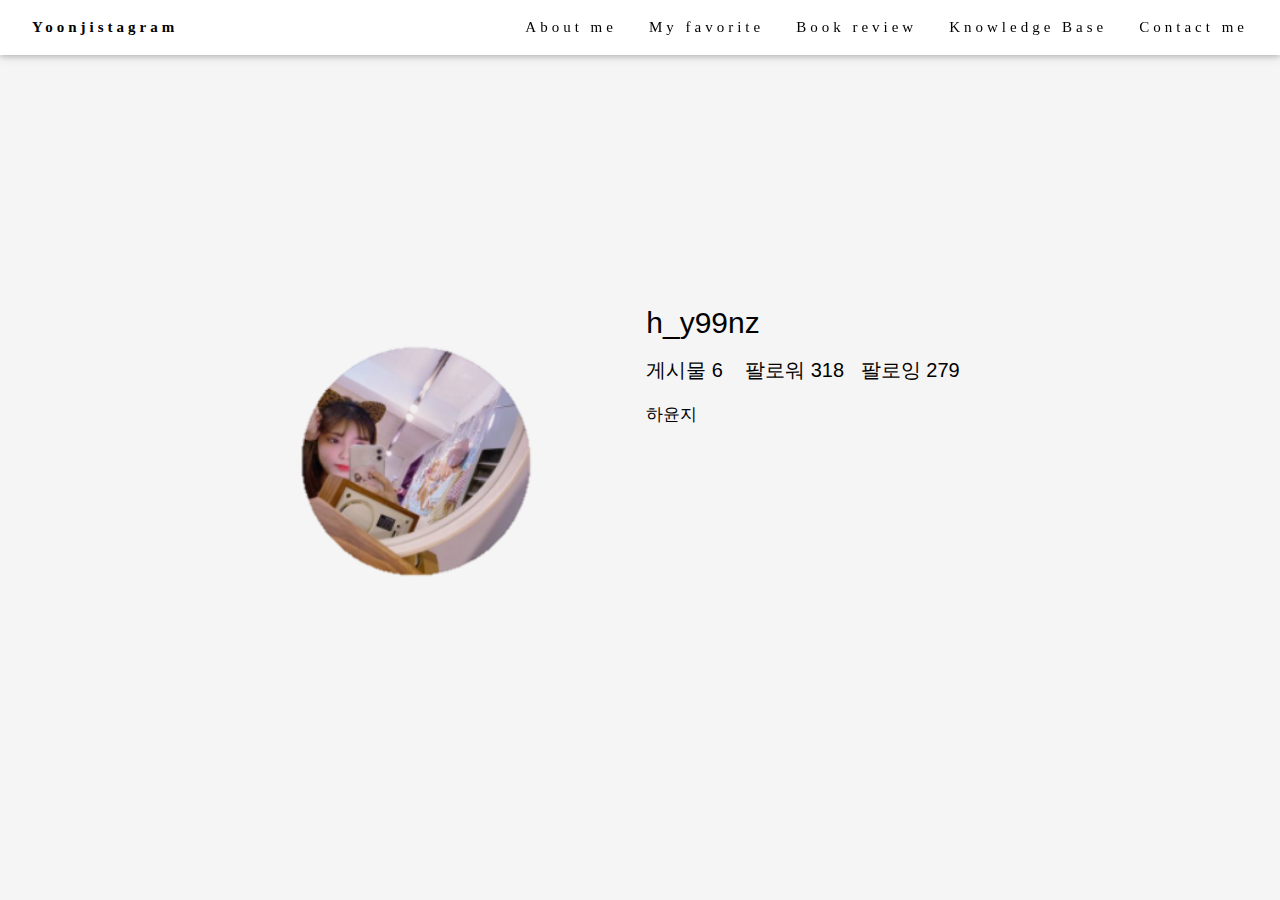
<file: index.html>
<!DOCTYPE html>
<html lang="en">
<head>
    <meta charset="UTF-8">
    <meta http-equiv="X-UA-Compatible" content="IE=edge">
    <meta name="viewport" content="width=  , initial-scale=1.0">
    <title>Document</title>
    <link rel="stylesheet" href="https://www.w3schools.com/w3css/4/w3.css">
    <link rel="stylesheet" type="text/css" href="style.css">
</head>

<body>
<!-- Navbar (sit on top) -->
<div class="w3-top">
    <div class="w3-bar w3-white w3-wide w3-padding w3-card">
      <a href="main.html" class="w3-bar-item w3-button"><b>Yoonjistagram</b></a>
      <!-- Float links to the right. Hide them on small screens -->
      <div class="w3-right w3-hide-small">
        <a href="aboutme.html" class="w3-bar-item w3-button">About me</a>
        <a href="myfavorite.html" class="w3-bar-item w3-button">My favorite</a>
        <a href="bookreview.html" class="w3-bar-item w3-button">Book review</a>
        <a href="knowledgebase.html" class="w3-bar-item w3-button">Knowledge Base</a>
        <a href="contactme.html" class="w3-bar-item w3-button">Contact me</a>
      </div>
    </div>
</div>

<!-- profile section-->
<div id="profile-section">
    <img id="profile-picture" src="yjh.png">
    <div class="introduction">
        <h2>h_y99nz</h2>
        <h4>게시물 6 &nbsp&nbsp 팔로워 318 &nbsp&nbsp팔로잉 279</h4>
        <p>하윤지</p>
    </div>
</div>
<!-- Menu Section -->

<hr>

</body>
</html>
</file>
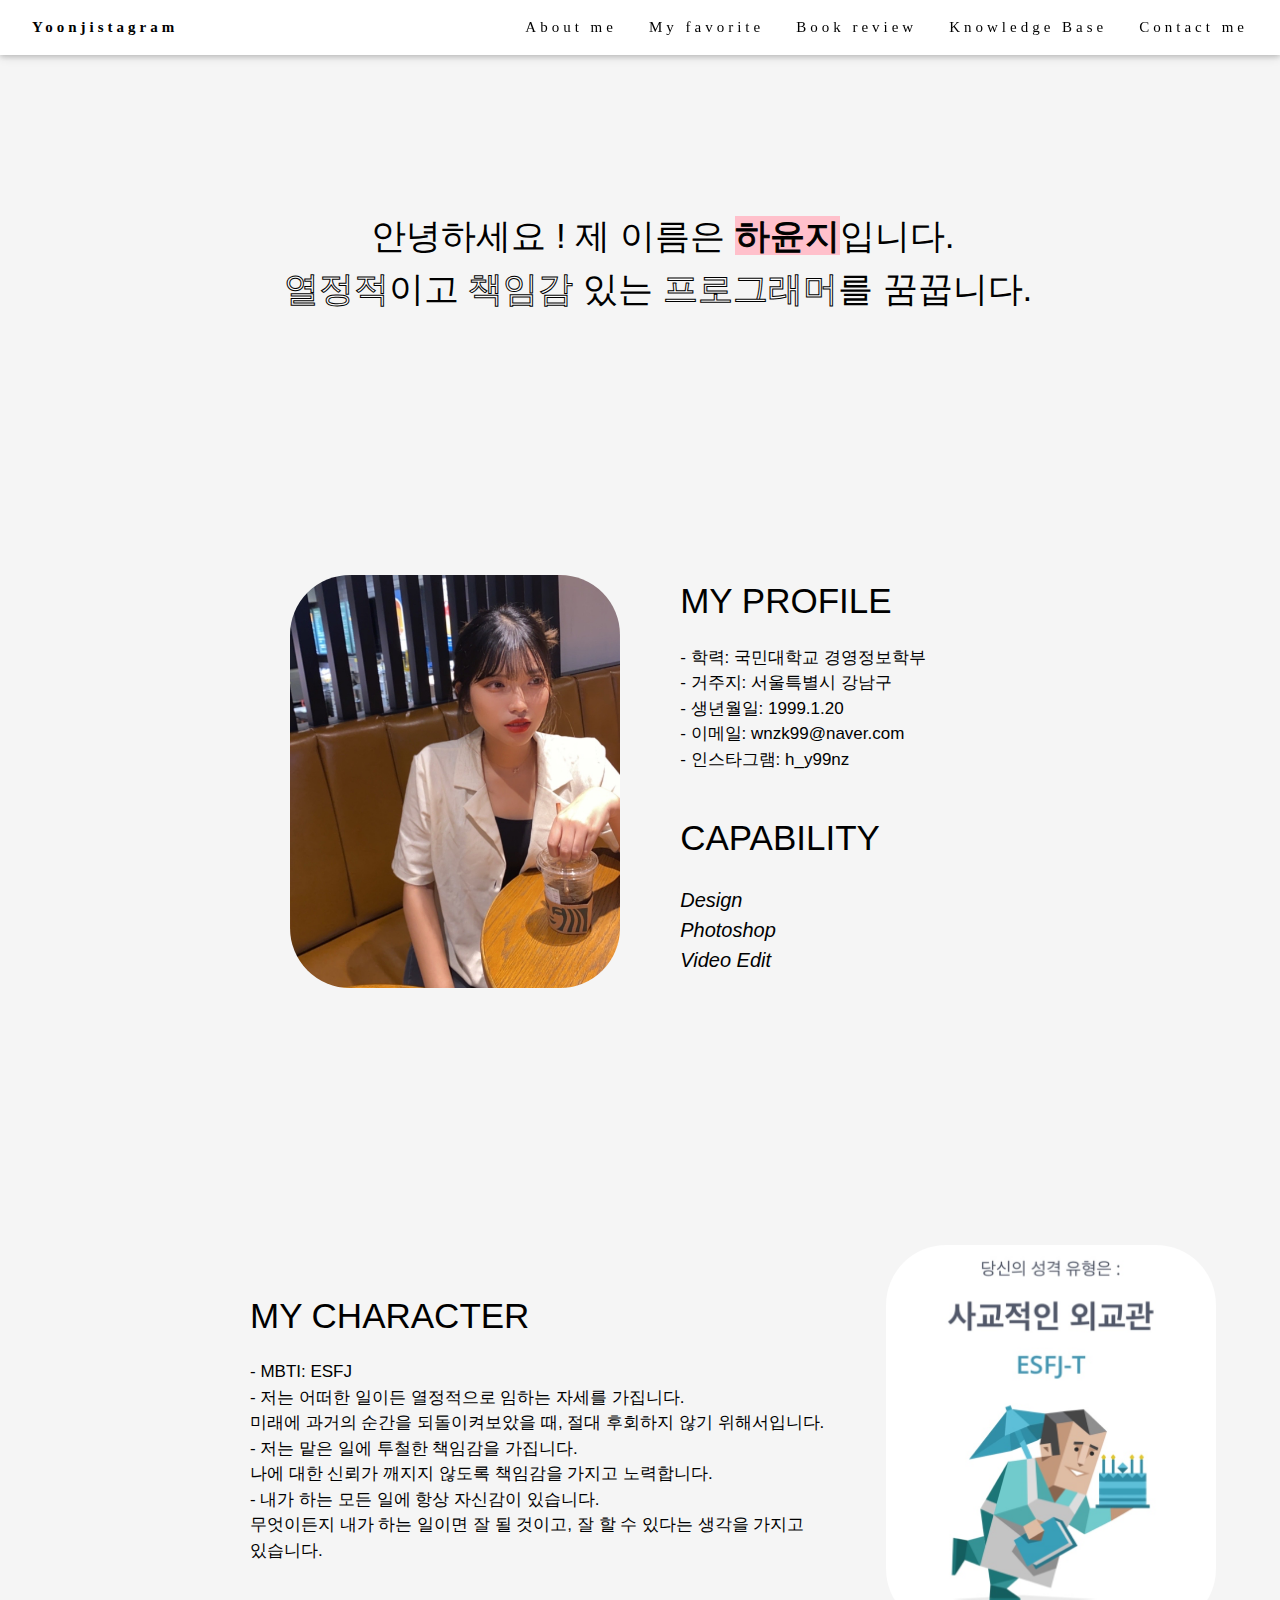
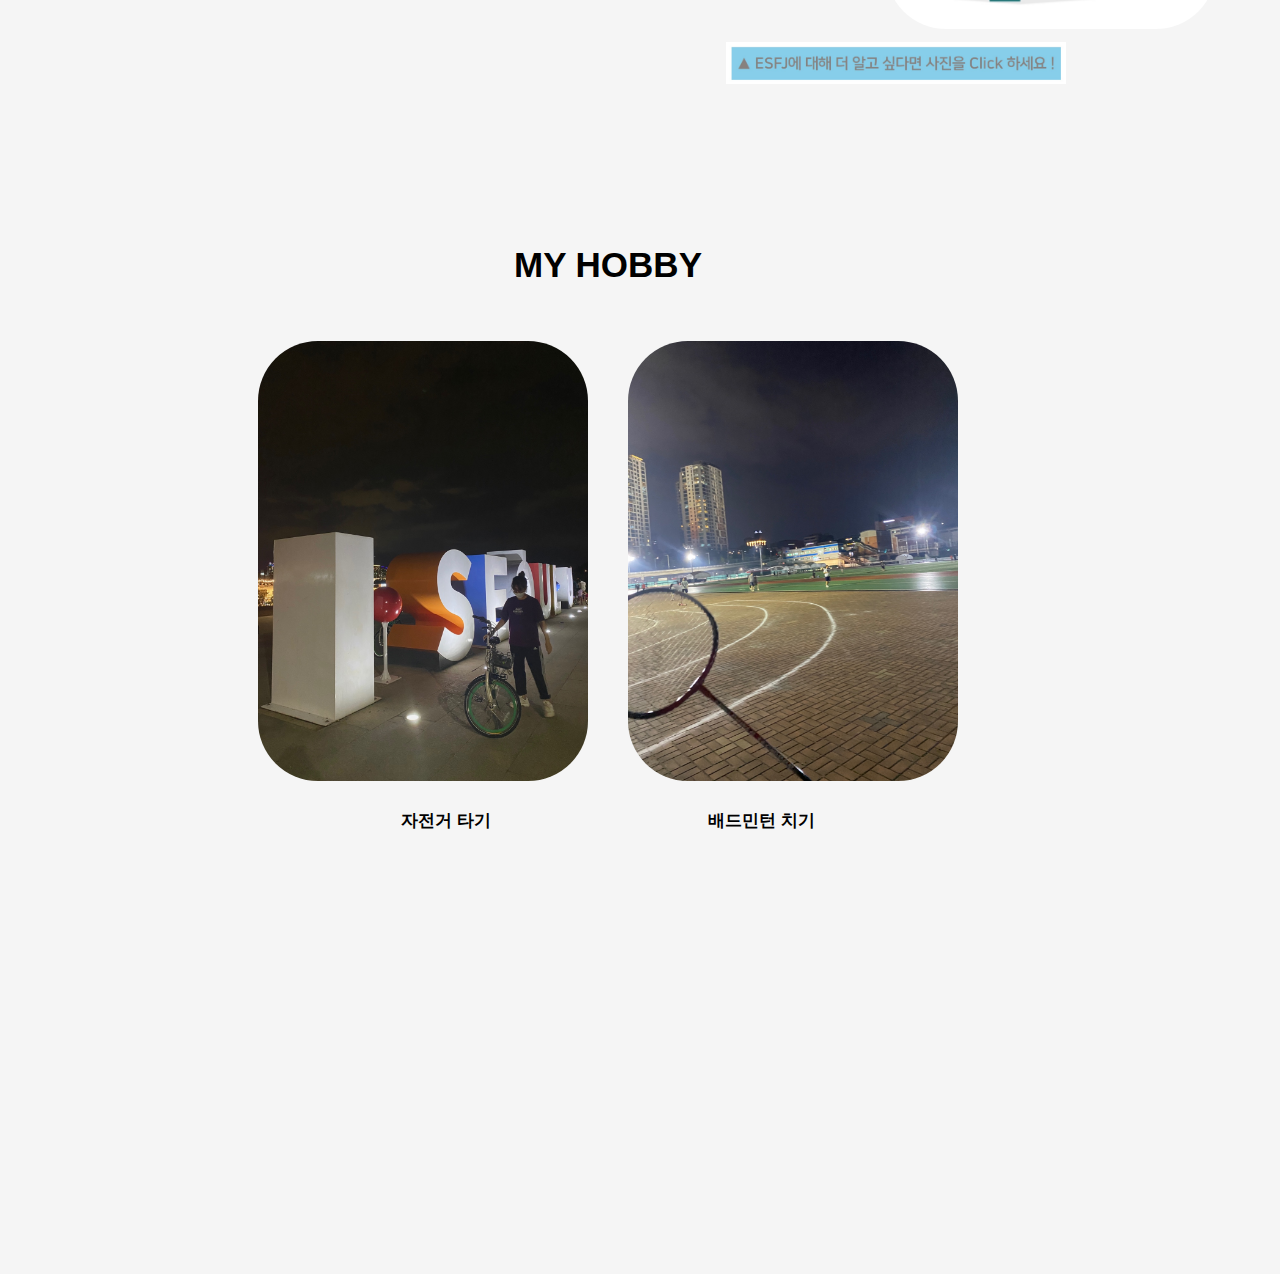
<file: aboutme.html>
<!DOCTYPE html>
<html lang="en">
<head>
    <meta charset="UTF-8">
    <meta http-equiv="X-UA-Compatible" content="IE=edge">
    <meta name="viewport" content="width=device-width, initial-scale=1.0">
    <title>Document</title>
    <link rel="stylesheet" href="https://www.w3schools.com/w3css/4/w3.css">
    <link rel="stylesheet" type="text/css" href="style.css">
</head>
<body>
    
 
        <!-- Navbar (sit on top) -->
        <div class="w3-top">
            <div class="w3-bar w3-white w3-wide w3-padding w3-card">
            <a href="index.html" class="w3-bar-item w3-button"><b>Yoonjistagram</b></a>
            <!-- Float links to the right. Hide them on small screens -->
            <div class="w3-right w3-hide-small">
                <a href="aboutme.html" class="w3-bar-item w3-button">About me</a>
                <a href="myfavorite.html" class="w3-bar-item w3-button">My favorite</a>
                <a href="bookreview.html" class="w3-bar-item w3-button">Book review</a>
                <a href="knowledgebase.html" class="w3-bar-item w3-button">Knowledge Base</a>
                <a href="contactme.html" class="w3-bar-item w3-button">Contact me</a>
            </div>
            </div>
        </div>
        <!-- dashboard -->
        <div class="dashboard">
            <h1 class="korean-comment">&nbsp&nbsp&nbsp&nbsp&nbsp&nbsp&nbsp&nbsp&nbsp안녕하세요 ! 제 이름은 <a class="sample">하윤지</a>입니다.<br>
                <a class="highlight type1">열정적</a>이고 <a class="highlight type2">
                책임감</a> 있는 <a class="highlight type3">프로그래머</a>를 꿈꿉니다.</h1>
        </div>

        <!--real profile-->

        <div id="real-profile">
            <img id="profile-picture" src="me.jpg">
            <div class="introduction">
                <h3>MY PROFILE</h3>
                <p>-&nbsp학력: 국민대학교 경영정보학부
                <br>-&nbsp거주지: 서울특별시 강남구<br>-&nbsp생년월일: 1999.1.20
                <br>-&nbsp이메일: wnzk99@naver.com<br>-&nbsp인스타그램: h_y99nz </p>

                <h3>CAPABILITY</h3>
                <p id="capability">Design<br>Photoshop<br>Video Edit</p>
            </div>
        </div>
   
        <div id="character">
            <div class="explain">
                <h3>MY CHARACTER</h3>
                <p>-&nbspMBTI: ESFJ
                <br>- 저는 어떠한 일이든 열정적으로 임하는 자세를 가집니다.<br>
                미래에 과거의 순간을 되돌이켜보았을 때, 절대 후회하지 않기 위해서입니다.
                <br>- 저는 맡은 일에 투철한 책임감을 가집니다.<br>
                나에 대한 신뢰가 깨지지 않도록 책임감을 가지고 노력합니다.
                <br>- 내가 하는 모든 일에 항상 자신감이 있습니다.<br>
                무엇이든지 내가 하는 일이면 잘 될 것이고, 잘 할 수 있다는 생각을 가지고 있습니다. </p>
            </div>
            <a href="mbti.html">
                <img id="character-picture" src="mbti.jpg"></a>
                </div>       
                <img id="move" src="move.jpg">


        <div class="frame">
            <div id="footer">
                <h3 class="contact">MY HOBBY</h3>

        <div id="hobby">
            <img id="hobby-picture1" src="bicycle.jpg" alt="bicycle" >

            <img id="hobby-picture2"src="badminton.jpg" alt="badminton" >
                      
        </div>
        <div id="hobby2">
            <p>자전거 타기&nbsp&nbsp&nbsp&nbsp&nbsp&nbsp&nbsp&nbsp&nbsp&nbsp&nbsp&nbsp&nbsp&nbsp&nbsp&nbsp&nbsp&nbsp&nbsp&nbsp&nbsp&nbsp&nbsp&nbsp&nbsp&nbsp&nbsp&nbsp&nbsp&nbsp&nbsp&nbsp&nbsp&nbsp&nbsp&nbsp&nbsp&nbsp&nbsp&nbsp&nbsp&nbsp&nbsp&nbsp&nbsp&nbsp배드민턴 치기</p>
        </div>
     

           

      
</header>
</body>
</html>
</file>
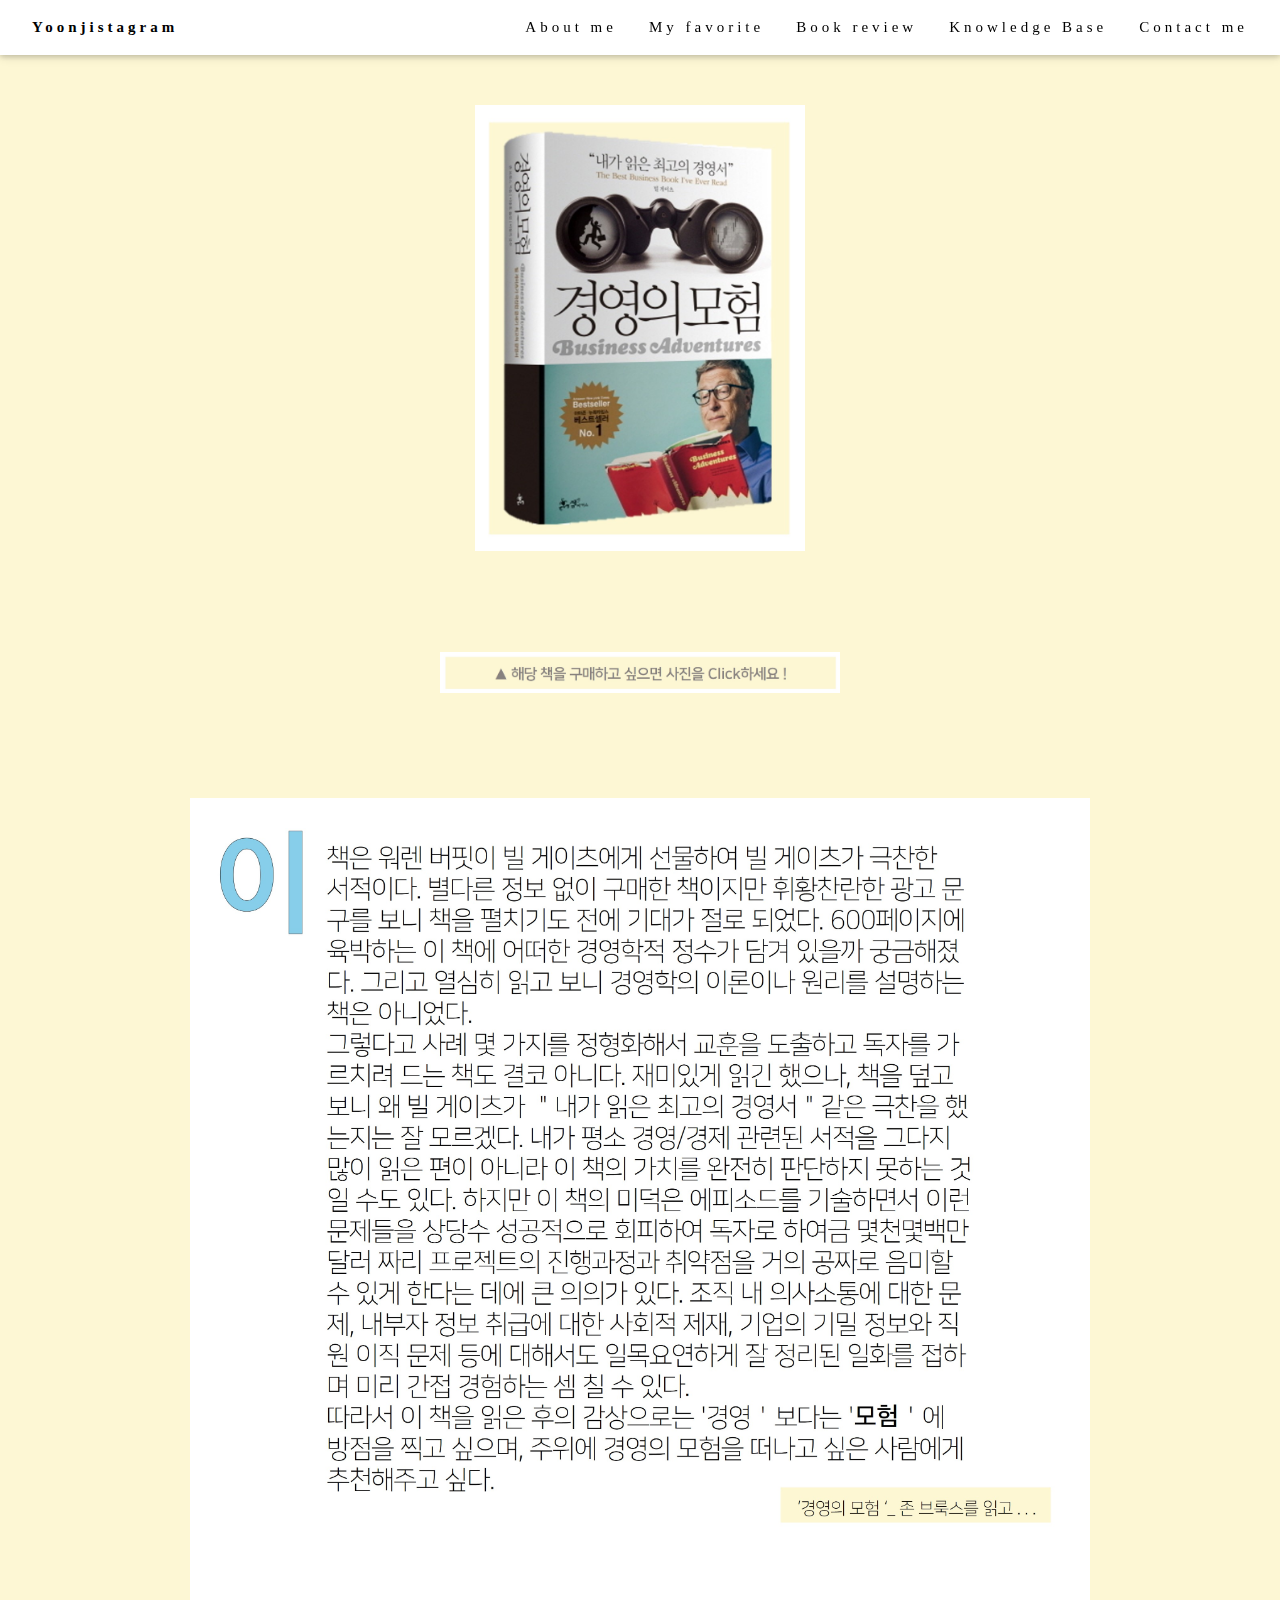
<file: bookreview.html>
<!DOCTYPE html>
<html lang="en">
<head>
    <meta charset="UTF-8">
    <meta http-equiv="X-UA-Compatible" content="IE=edge">
    <meta name="viewport" content="width=  , initial-scale=1.0">
    <title>Document</title>
    <link rel="stylesheet" href="https://www.w3schools.com/w3css/4/w3.css">
    <link rel="stylesheet" type="text/css" href="style-5.css">
</head>

<!-- Navbar (sit on top) -->
<div class="w3-top">
    <div class="w3-bar w3-white w3-wide w3-padding w3-card">
    <a href="index.html" class="w3-bar-item w3-button"><b>Yoonjistagram</b></a>
    <!-- Float links to the right. Hide them on small screens -->
    <div class="w3-right w3-hide-small">
        <a href="aboutme.html" class="w3-bar-item w3-button">About me</a>
        <a href="myfavorite.html" class="w3-bar-item w3-button">My favorite</a>
        <a href="bookreview.html" class="w3-bar-item w3-button">Book review</a>
        <a href="knowledgebase.html" class="w3-bar-item w3-button">Knowledge Base</a>
        <a href="contactme.html" class="w3-bar-item w3-button">Contact me</a>
    </div>
    </div>
</div>

 <!--About book-->

<div id=book-section>
    <a href="https://book.naver.com/bookdb/book_detail.nhn?bid=8789395" > <img id="book-picture" src="book.jpg"></a>
</div>
<div id="about-book">
    <img id="aboutbook-picture" src="bookclick.jpg">
</div>
<div id=book-section>
    <img id="book-picture2" src="review.jpg">
</div>
</file>
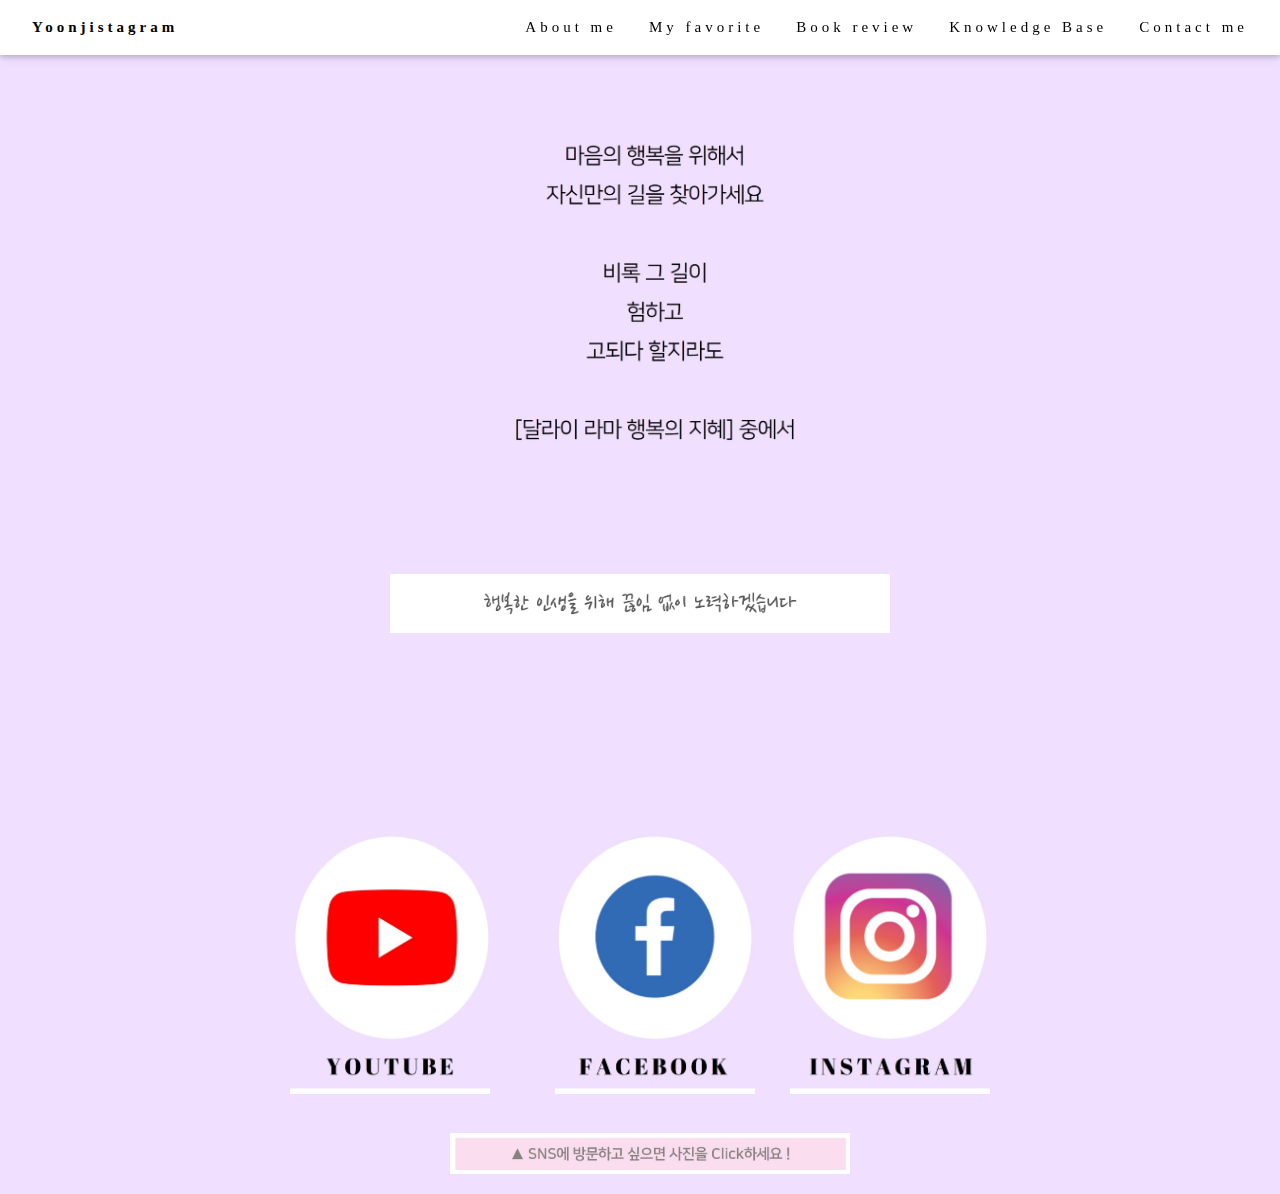
<file: contactme.html>
<!DOCTYPE html>
<html lang="en">
<head>
    <meta charset="UTF-8">
    <meta http-equiv="X-UA-Compatible" content="IE=edge">
    <meta name="viewport" content="width=device-width, initial-scale=1.0">
    <title>Document</title>
    <link rel="stylesheet" href="https://www.w3schools.com/w3css/4/w3.css">
    <link rel="stylesheet" type="text/css" href="style-6.css">
</head>
<body>
    
 
        <!-- Navbar (sit on top) -->
        <div class="w3-top">
            <div class="w3-bar w3-white w3-wide w3-padding w3-card">
            <a href="index.html" class="w3-bar-item w3-button"><b>Yoonjistagram</b></a>
            <!-- Float links to the right. Hide them on small screens -->
            <div class="w3-right w3-hide-small">
                <a href="aboutme.html" class="w3-bar-item w3-button">About me</a>
                <a href="myfavorite.html" class="w3-bar-item w3-button">My favorite</a>
                <a href="bookreview.html" class="w3-bar-item w3-button">Book review</a>
                <a href="knowledgebase.html" class="w3-bar-item w3-button">Knowledge Base</a>
                <a href="contactme.html" class="w3-bar-item w3-button">Contact me</a>
            </div>
            </div>
        </div>

        <div id="aboutme2">
            <img id="me-picture1" src="contactme.jpg" >
        </div>
        <div id="aboutme3">
            <img id="me-picture2" src="last.jpg" >
        </div>


        <div id="sns-picture">
            <a href="https://www.youtube.com/channel/UCGFBu8DOL_incJ5H3N2NecQ">
                <img id="sns-picture1" src="youtube2.jpg"></a>
            <a href="https://www.instagram.com/h_y99nz/?hl=ko">
                <img id="sns-picture2" src="instagram2.jpg"></a>
            <a href="https://www.facebook.com/profile.php?id=100043841209267">
                <img id="sns-picture3" src="facebook2.jpg"></a>
        </div>
        <div id="about-sns">
            <img id="aboutsns-picture" src="snsclick.jpg">

        </div>
</file>
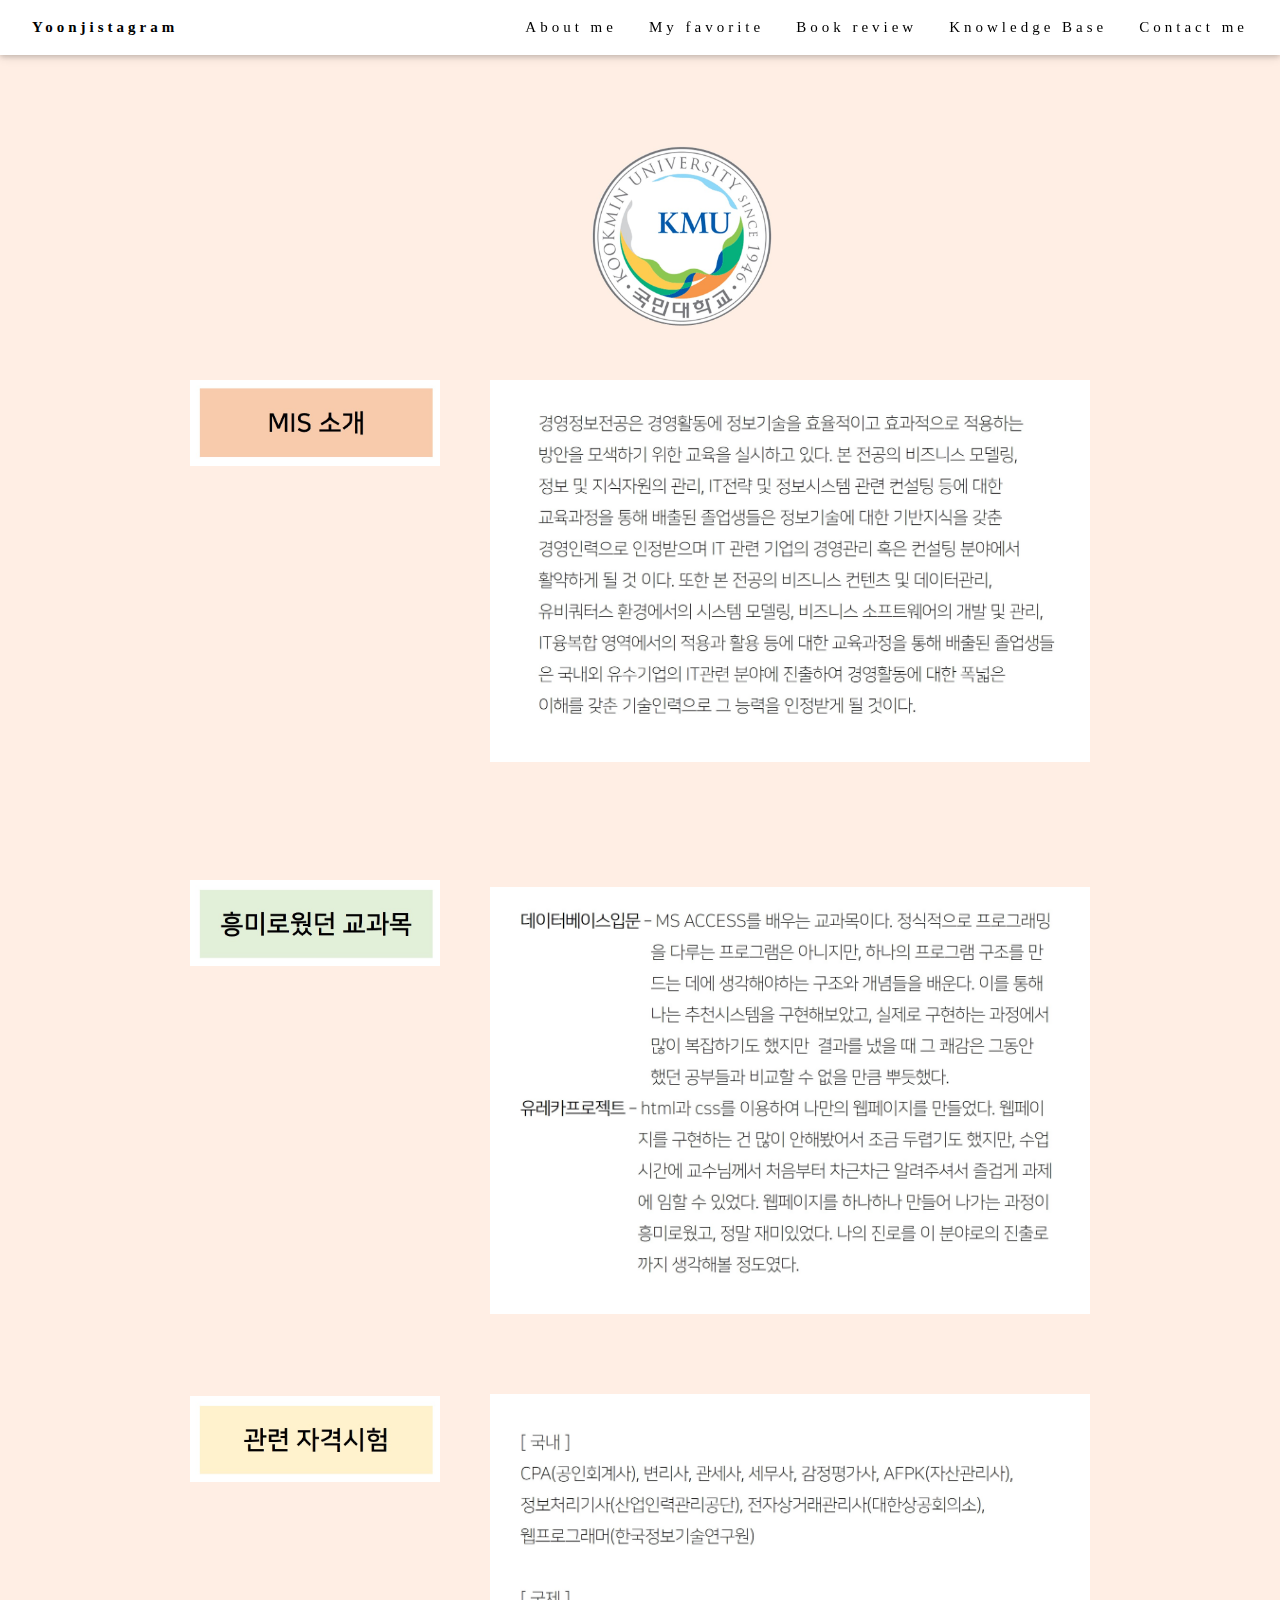
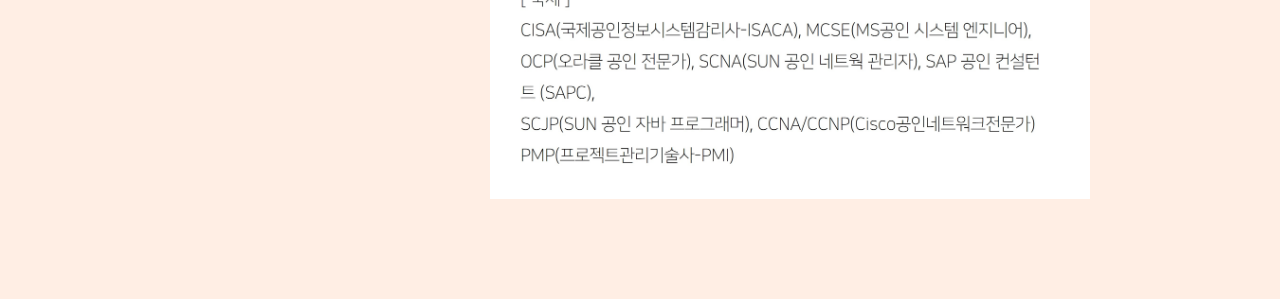
<file: knowledgebase.html>
<!DOCTYPE html>
<html lang="en">
<head>
    <meta charset="UTF-8">
    <meta http-equiv="X-UA-Compatible" content="IE=edge">
    <meta name="viewport" content="width=device-width, initial-scale=1.0">
    <title>Document</title>
    <link rel="stylesheet" href="https://www.w3schools.com/w3css/4/w3.css">
    <link rel="stylesheet" type="text/css" href="style-4.css">
</head>
<body>
    
 
        <!-- Navbar (sit on top) -->
        <div class="w3-top">
            <div class="w3-bar w3-white w3-wide w3-padding w3-card">
            <a href="index.html" class="w3-bar-item w3-button"><b>Yoonjistagram</b></a>
            <!-- Float links to the right. Hide them on small screens -->
            <div class="w3-right w3-hide-small">
                <a href="aboutme.html" class="w3-bar-item w3-button">About me</a>
                <a href="myfavorite.html" class="w3-bar-item w3-button">My favorite</a>
                <a href="bookreview.html" class="w3-bar-item w3-button">Book review</a>
                <a href="knowledgebase.html" class="w3-bar-item w3-button">Knowledge Base</a>
                <a href="contactme.html" class="w3-bar-item w3-button">Contact me</a>
            </div>
            </div>
        </div>

        
        <div id="aboutmis">
            <img id="mis-picture0" src="kookmin.jpg" >
            <img id="mis-picture1" src="aboutmis.jpg" >
            <img id="mis-picture2"src="misexplain.jpg" >
        </div>

        <div id="aboutmis2">
            <img id="mis-picture3" src="lecture.jpg" >
            <img id="mis-picture4" src="lectureexplain.jpg" >
        </div>

        <div id="aboutmis3">
            <img id="mis-picture5" src="test.jpg" >
            <img id="mis-picture6" src="testexplain.jpg" >
        </div>
</file>
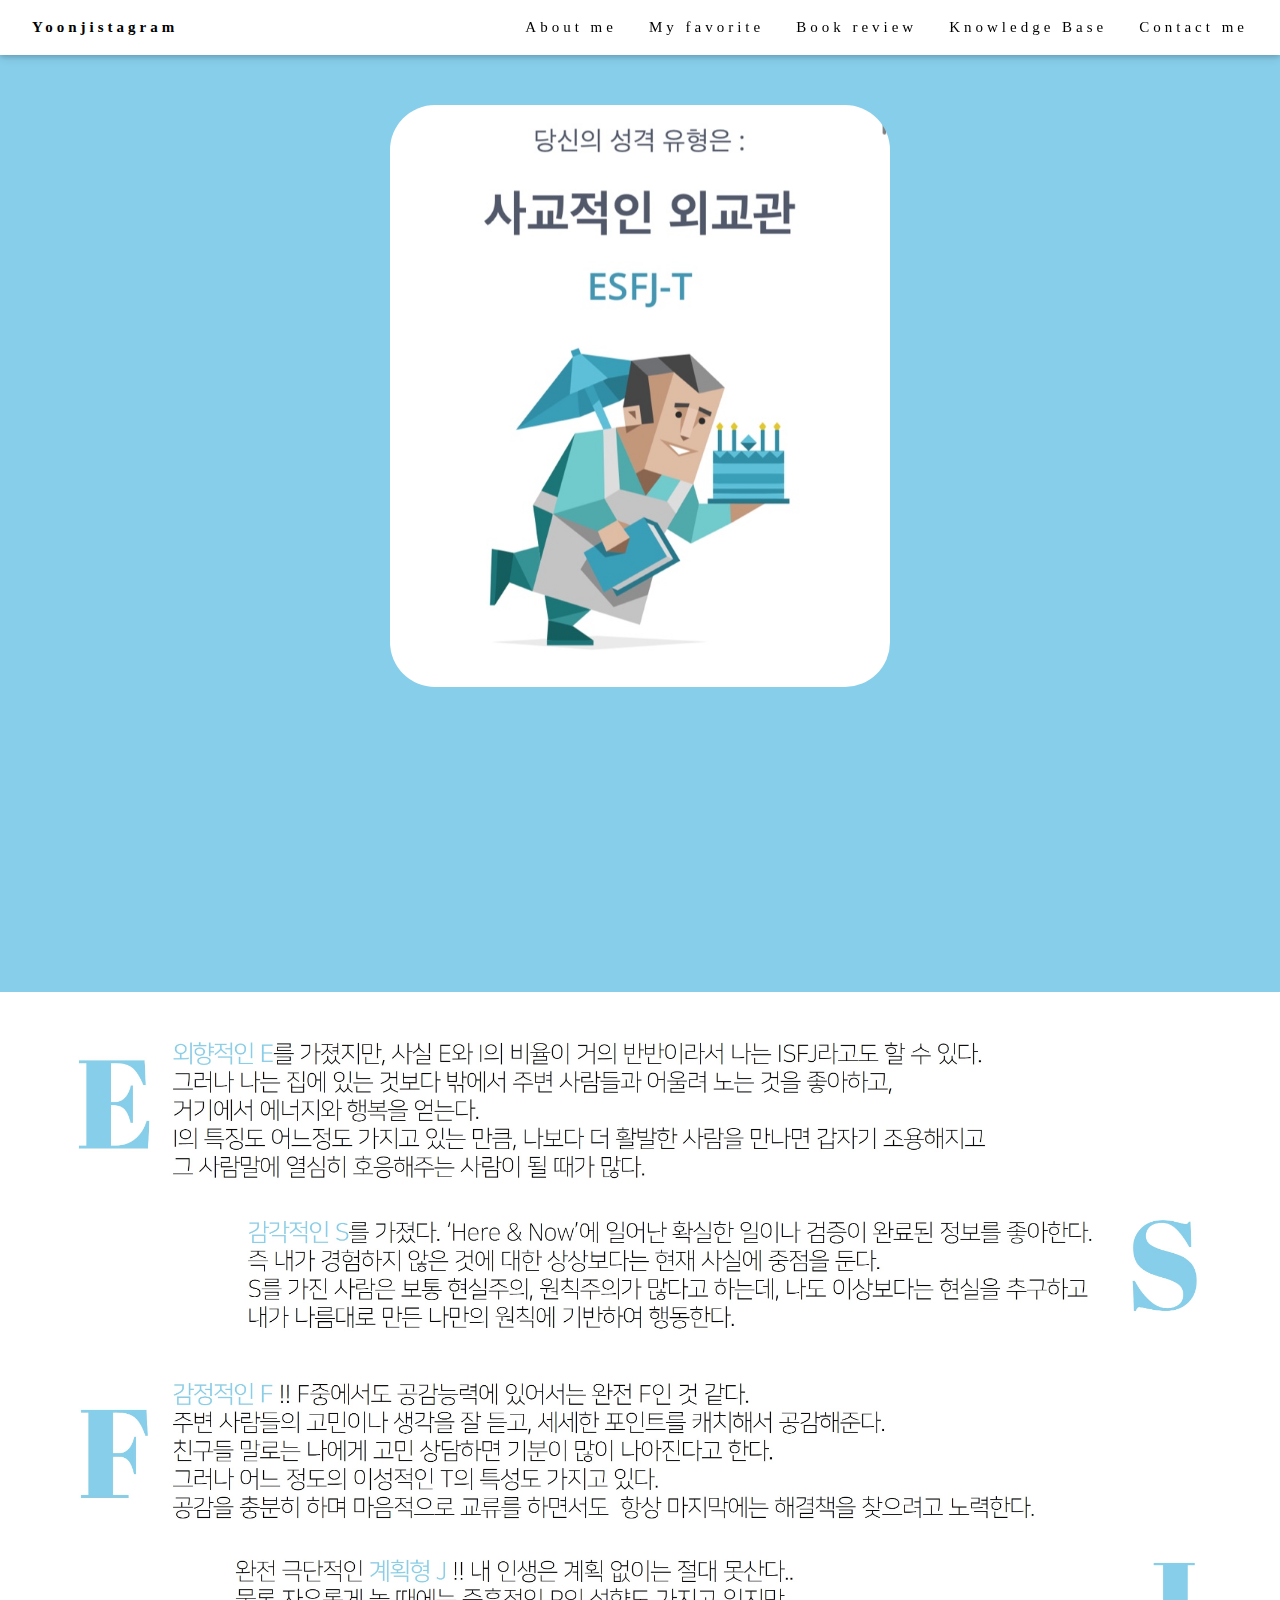
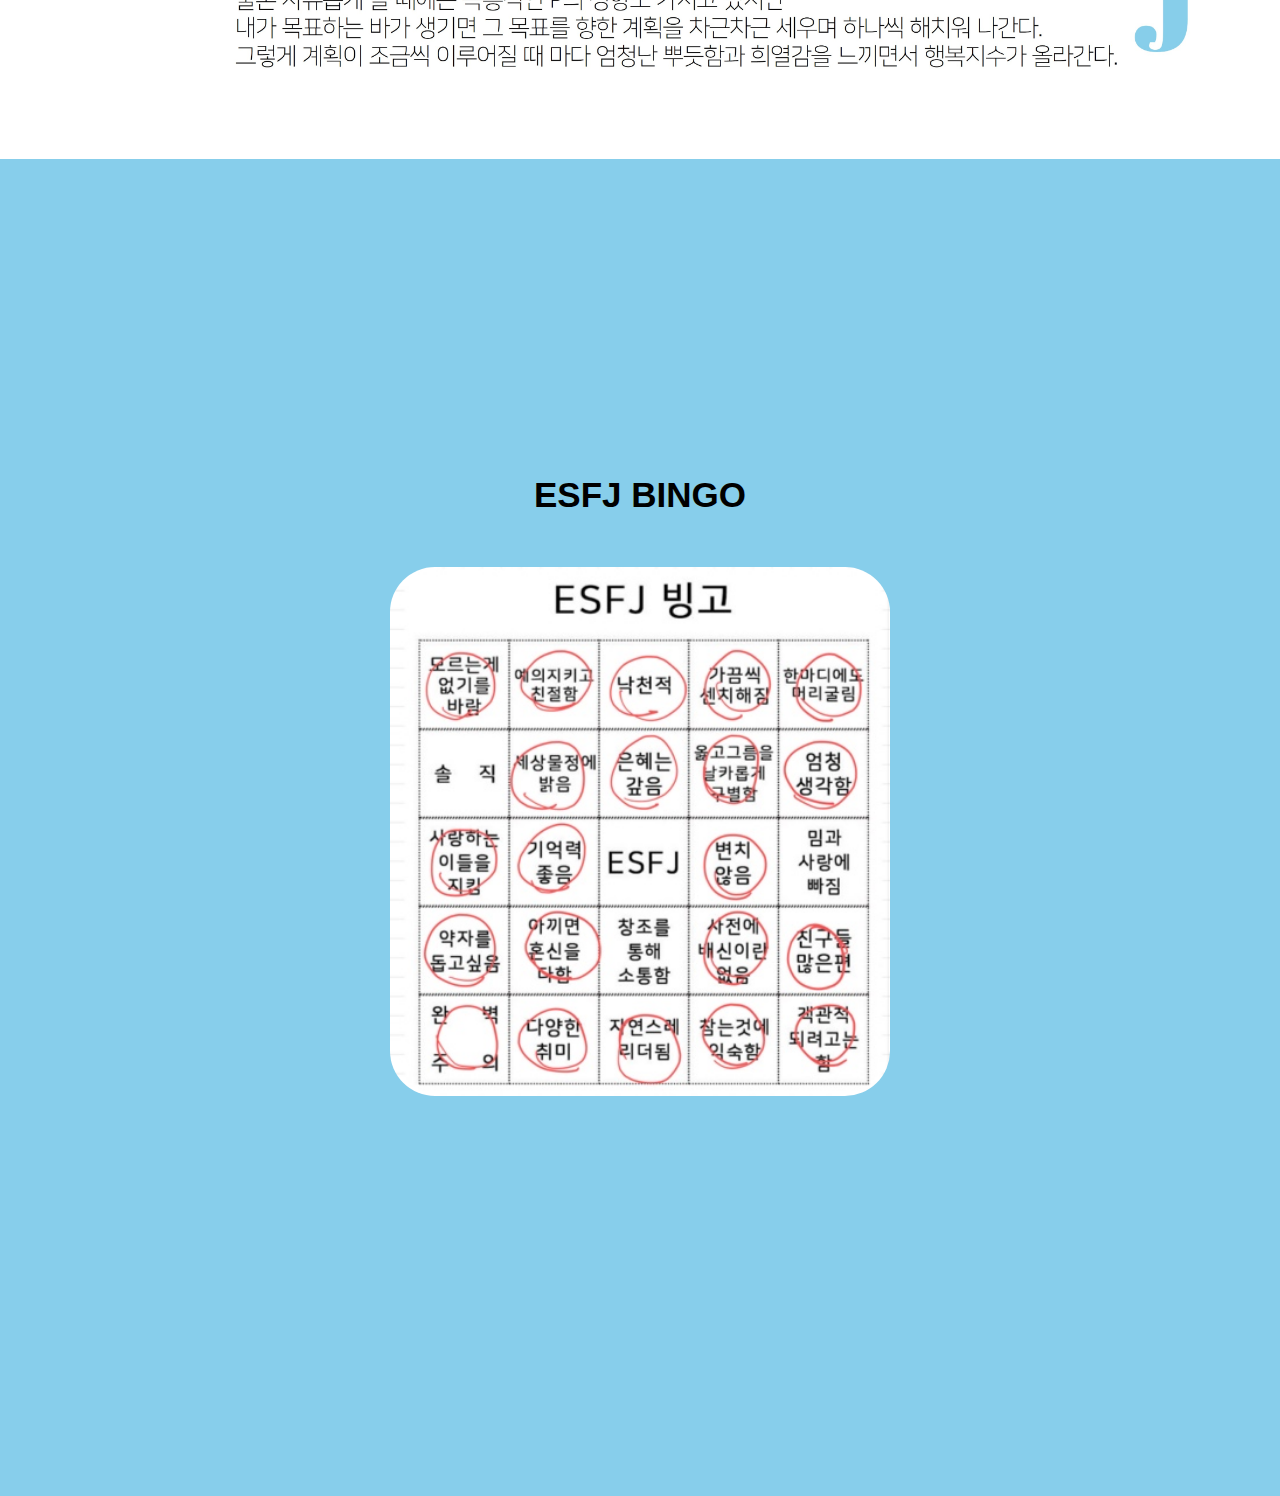
<file: mbti.html>
<!DOCTYPE html>
<html lang="en">
<head>
    <meta charset="UTF-8">
    <meta http-equiv="X-UA-Compatible" content="IE=edge">
    <meta name="viewport" content="width=device-width, initial-scale=1.0">
    <title>Document</title>
    <link rel="stylesheet" href="https://www.w3schools.com/w3css/4/w3.css">
    <link rel="stylesheet" type="text/css" href="style-2.css">
</head>
<body>
    
 
        <!-- Navbar (sit on top) -->
        <div class="w3-top">
            <div class="w3-bar w3-white w3-wide w3-padding w3-card">
            <a href="main.html" class="w3-bar-item w3-button"><b>Yoonjistagram</b></a>
            <!-- Float links to the right. Hide them on small screens -->
            <div class="w3-right w3-hide-small">
                <a href="aboutme.html" class="w3-bar-item w3-button">About me</a>
                <a href="myfavorite.html" class="w3-bar-item w3-button">My favorite</a>
                <a href="bookreview.html" class="w3-bar-item w3-button">Book review</a>
                <a href="knowledgebase.html" class="w3-bar-item w3-button">Knowledge Base</a>
                <a href="contactme.html" class="w3-bar-item w3-button">Contact me</a>
            </div>
            </div>
        </div>

        <!--About ESFJ-->

        <div id=esfj-section>
            <img id="esfj-picture" src="mbti.jpg">
        </div>

        <div id=about-esfj>
            <img id="aboutesfj-picture" src="aboutesfj.jpg">
        </div>

        <div id=esfj-bingo>
            <h3 class="bingo">ESFJ BINGO</h3>
                <img id="bingo-picture" src="bingo.jpg">

        </div>
</file>
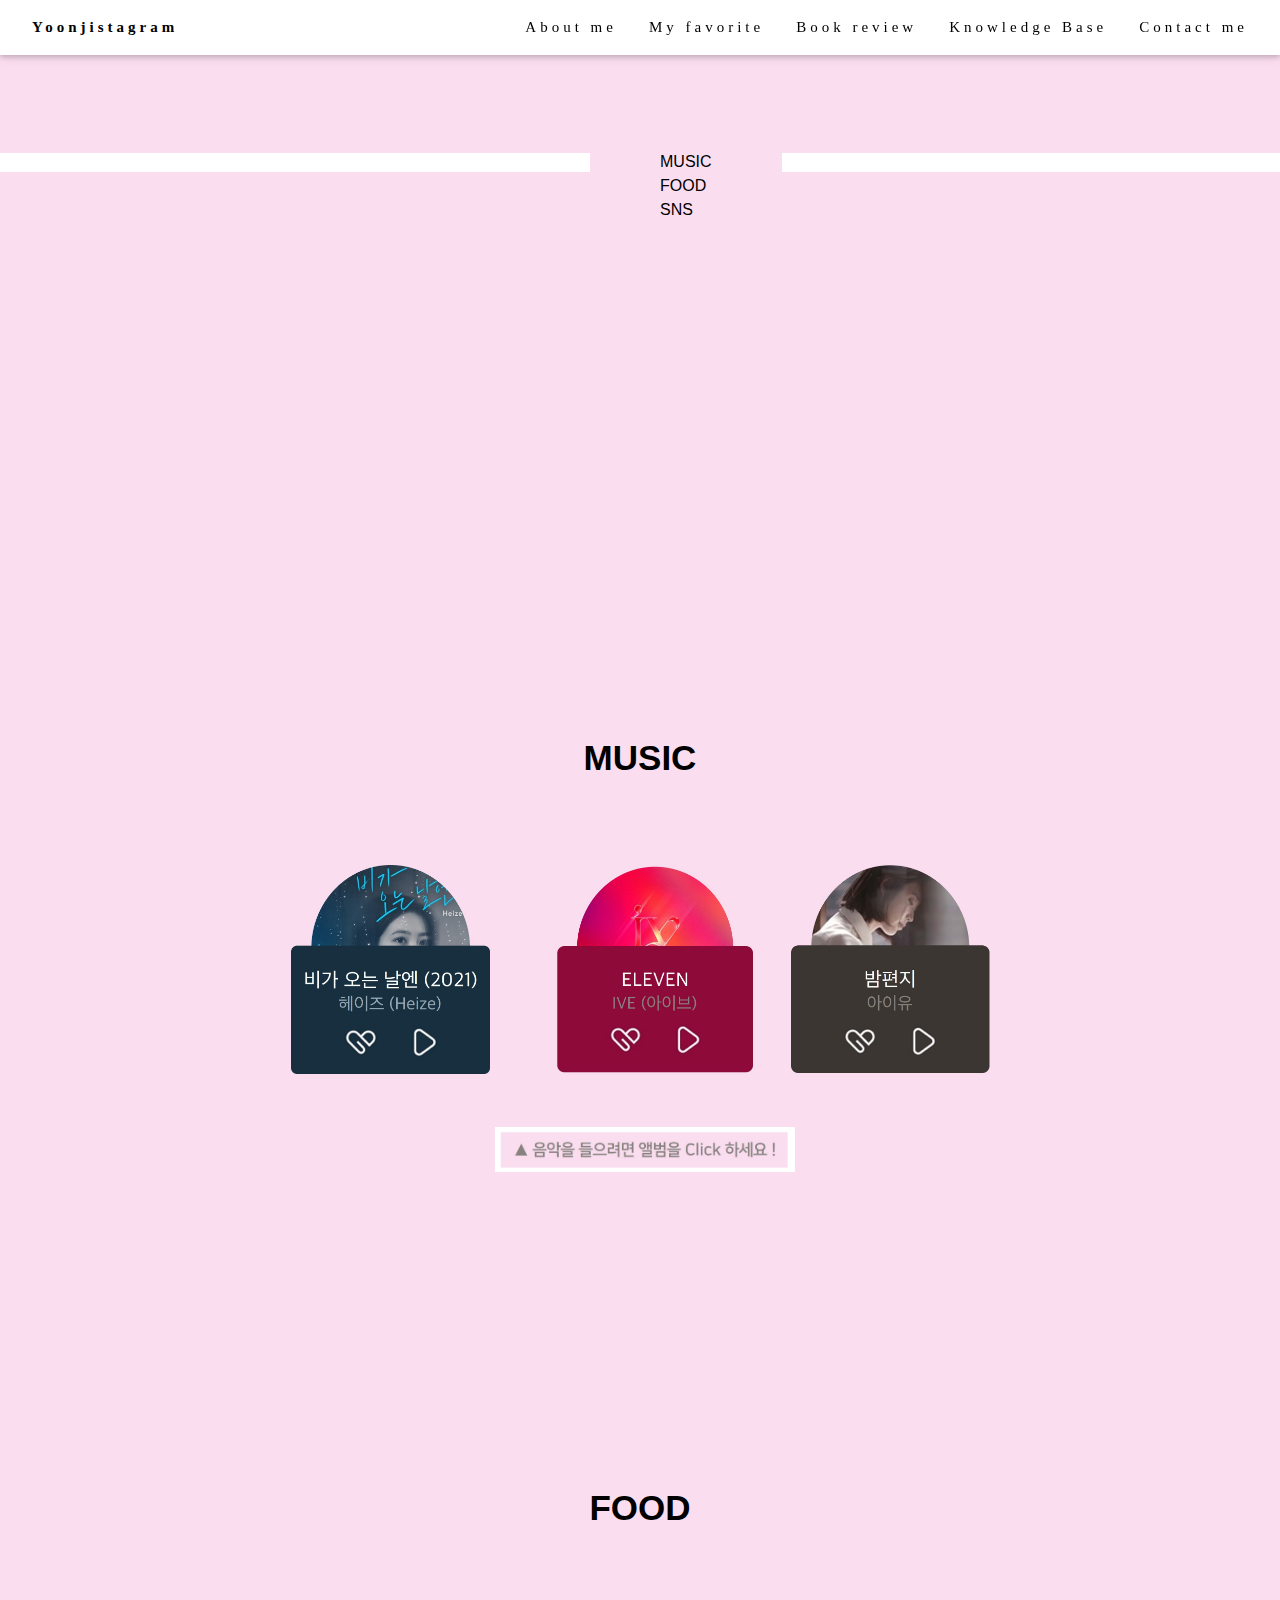
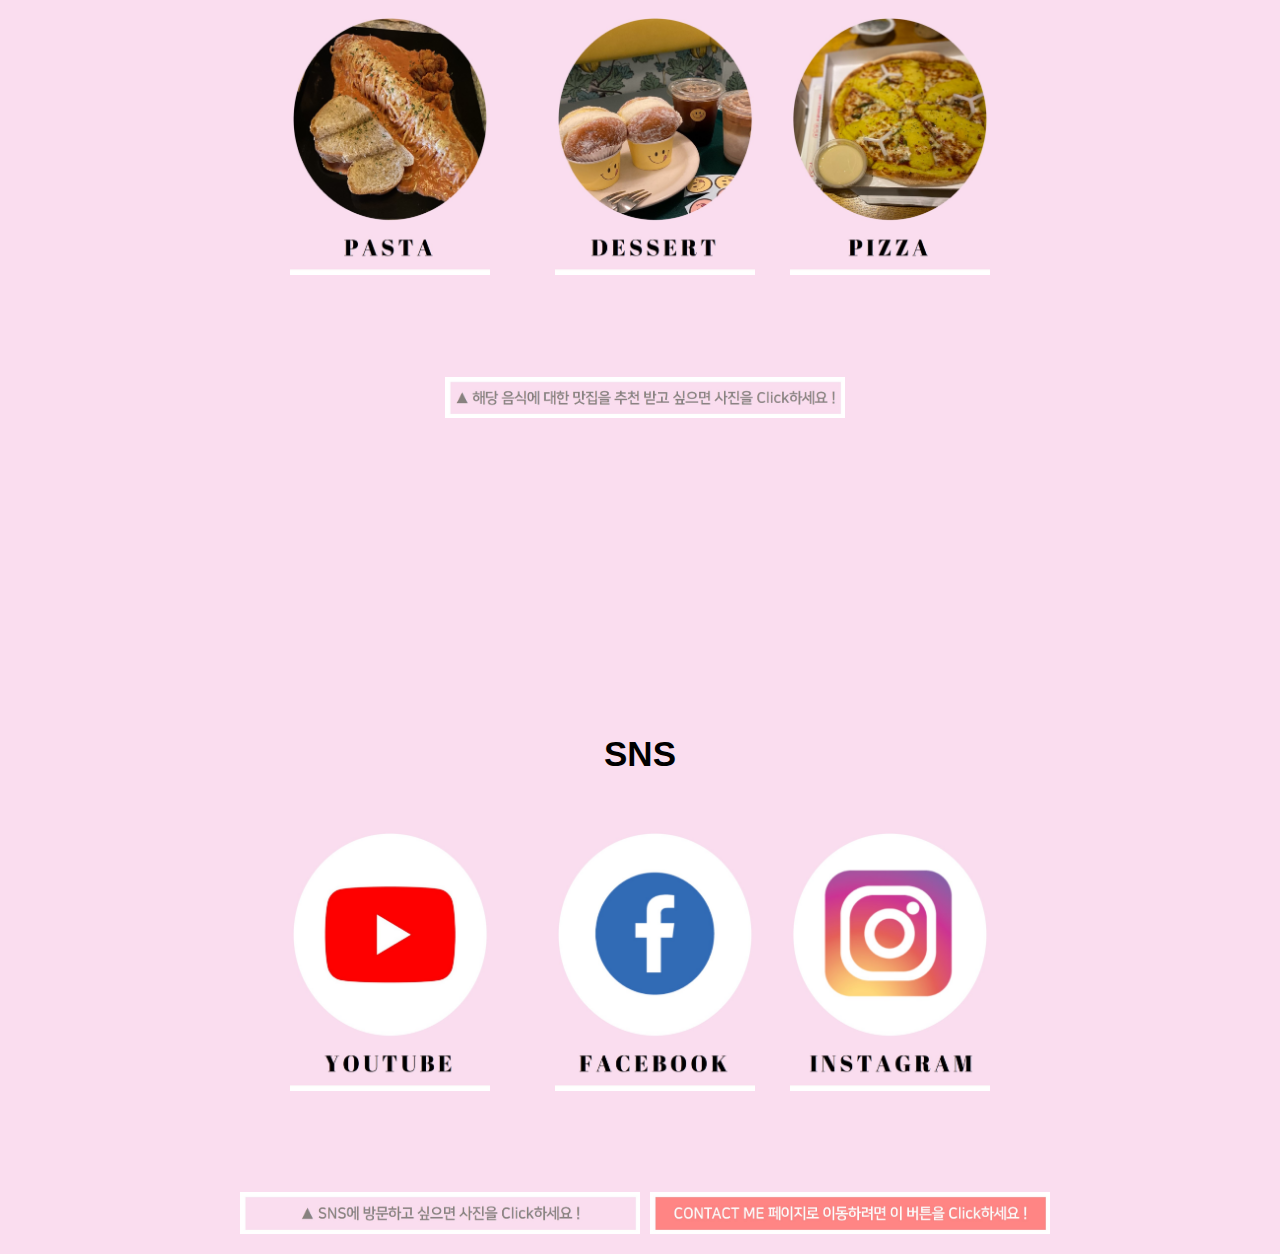
<file: myfavorite.html>
<!DOCTYPE html>
<html lang="en">
<head>
    <meta charset="UTF-8">
    <meta http-equiv="X-UA-Compatible" content="IE=edge">
    <meta name="viewport" content="width=device-width, initial-scale=1.0">
    <title>Document</title>
    <link rel="stylesheet" href="https://www.w3schools.com/w3css/4/w3.css">
    <link rel="stylesheet" type="text/css" href="style-3.css">
</head>
<body>
    
 
        <!-- Navbar (sit on top) -->
        <div class="w3-top">
            <div class="w3-bar w3-white w3-wide w3-padding w3-card">
            <a href="index.html" class="w3-bar-item w3-button"><b>Yoonjistagram</b></a>
            <!-- Float links to the right. Hide them on small screens -->
            <div class="w3-right w3-hide-small">
                <a href="aboutme.html" class="w3-bar-item w3-button">About me</a>
                <a href="myfavorite.html" class="w3-bar-item w3-button">My favorite</a>
                <a href="bookreview.html" class="w3-bar-item w3-button">Book review</a>
                <a href="knowledgebase.html" class="w3-bar-item w3-button">Knowledge Base</a>
                <a href="contactme.html" class="w3-bar-item w3-button">Contact me</a>
            </div>
            </div>
        </div>
    <div id="background">
        <img id="background-image" src="background.jpg">
        <div class="navigation">
            <ul>
                <li><a class="nav-menu" href="#music">MUSIC</a></li>
                <li><a class="nav-menu" href="#food">FOOD</a></li>
                <li><a class="nav-menu" href="#sns">SNS</a></li>
            </ul>
        </div>
        <img id="background-image2" src="background.jpg">
    </div>
        <div id= "music">
            <h3 class="music-section">MUSIC</h3>
        </div>
        <div id="music-picture">
            <a href="https://www.youtube.com/watch?v=fOdML_XhHvQ">
                <img id="music-picture1" src="heize.jpg"></a>
            <a href="https://www.youtube.com/watch?v=BzYnNdJhZQwl">
                <img id="music-picture2" src="iu.jpg"></a>
            <a href="https://www.youtube.com/watch?v=--FmExEAsM8">
                <img id="music-picture3" src="ive.jpg"></a>
        </div>
        <div id="about-music">
            <img id="aboutmusic-picture" src="musicclick.jpg">
        </div>

        <div id= "food">
            <h3 class="food-section">FOOD</h3>
        </div>
        <div id="food-picture">
            <a href="https://map.naver.com/v5/search/1943/place/1246193180?placePath=%3Fentry=pll%26from=nx%26fromNxList=true">
                <img id="food-picture1" src="pasta.jpg"></a>
            <a href="https://map.naver.com/v5/entry/place/38331689?c=14136402.335007329,4513806.648171678,15,0,0,0,dh&placePath=%3Fentry=plt">
                <img id="food-picture2" src="pizza.jpg"></a>
            <a href="https://map.naver.com/v5/search/%EB%85%B8%ED%8B%B0%EB%93%9C/place/895457986?placePath=%3Fentry=pll%26from=nx%26fromNxList=true&placeSearchOption=entry=pll%26fromNxList=true">
                <img id="food-picture3" src="dessert.jpg"></a>
        </div>
        <div id="about-food">
            <img id="aboutfood-picture" src="foodclick.jpg">
        </div>

        <div id= "sns">
            <h3 class="sns-section">SNS</h3>
        </div>
        <div id="sns-picture">
            <a href="https://www.youtube.com/channel/UCGFBu8DOL_incJ5H3N2NecQ">
                <img id="sns-picture1" src="youtube.jpg"></a>
            <a href="https://www.instagram.com/h_y99nz/?hl=ko">
                <img id="sns-picture2" src="instagram.jpg"></a>
            <a href="https://www.facebook.com/profile.php?id=100043841209267">
                <img id="sns-picture3" src="facebook.jpg"></a>
        </div>
        <div id="about-sns">
            <img id="aboutsns-picture" src="snsclick.jpg">
            <a href="contactme.html"><img id="aboutsns-picture" src="contactmeclick.jpg"></a>
        </div>
</file>
<file: style.css>
body{
    width: 95%;
    background-color:whitesmoke;
    font-family: 'Times New Roman', Times, serif;
    background-repeat:no-repeat;
    }

    /*profile-section*/
    
    #profile-section{
        display: flex;
        flex-direction: row;
        justify-content: center;
        align-items: flex-start;
        margin: 100px 100px;
    }
    
    #profile-picture{
        width:250px;
        margin-right:60px;
        margin-top:5px;
        border-radius:60px;
    }
    .introduction{
        margin-top:50px;
    }
    .introduction>h2{
        margin:0px;
        font-family:'Montserrat', sans-serif;
        font-size: 30px;
    }
    .introduction>p{
        font-family: 'Noto Sans KR', sans-serif;
        font-weight: 150;
        font-size: 18px;
        margin-bottom: 40px;
    }
    hr {
        width:500px;
        color:gray;
        border:thin;
        }

    /* dashboard */
    .dashboard{
        display: flex;
        flex-direction: row;
        justify-content: center;
        margin-top: 200px;
        margin-bottom: 50px;
        margin-left: 100px;
    }
    
    .korean-comment{
        font-family: 'Montserrat', sans-serif;
        font-weight: 300;
        font-size: 35px;
    }
    
    .sample{
        background-color: pink;
        -webkit-text-stroke: 1px black;
    }
    
    .sample:hover{
        background-color: transparent;
        color: white;
        -webkit-text-stroke: 1px black;
        transition: none;
    }
    
    .highlight{
        color: white;
        -webkit-text-stroke: 1px black;
    }
    
    .highlight:hover{
        background-color: pink;
        color: black;
        transition: none;
    }
    
    .type1:hover{
        background-color: yellowgreen;
    }
    
    .type2:hover{
        background-color: skyblue;
    }
    
    .type3:hover{
        background-color: orange;
    }

    /*real profile*/
    #real-profile{
        display: flex;
        flex-direction: row;
        justify-content: center;
        align-items: flex-start;
    
        margin: 50px 100px;
    }
    
    #profile-picture{
            width:330px;
            margin-right:60px;
            margin-top:200px;
            border-radius:60px;
    }
    .introduction{
        margin-top:200px;
    }
    .introduction>h3{
        margin:0px;
        font-family:'Noto Sans KR', sans-serif;
        font-size: 35px;
    }
    .introduction>p{
        font-family: 'Montserrat',sans-serif;
        font-weight: 330;
        font-size: 17px;
        margin-bottom: 40px;
    }
    #capability{
        font-family:'Montserrat',sans-serif;
        font-weight:330;
        font-size:20px;
        font-style: italic;
        line-height: 30px;
    }

/*character*/
    #character{
        display:flex;
        flex-direction: row;
        justify-content: flex-start;
        align-content: center;
        margin-top: 20px;
        margin-left:250px;
        align-items:center;
    }
    
    #character-picture{
            width:330px;
            margin-left:60px;
            margin-top:180px;
            border-radius:60px;
    }
    #move{
        width:9cm;
        float:right;
        margin-right: 150px;
        margin-top: 13px;

        
    }
    .explain{
        margin-top:200px;
    }
    .explain>h3{
        margin:0px;
        font-family:'Noto Sans KR', sans-serif;
        font-size: 35px;
    }
    .explain>p{
        font-family: 'Montserrat',sans-serif;
        font-weight: 500;
        font-size: 17px;
        margin-bottom: 40px;
    }

    /*hobby*/
    #hobby{
      
        width: 700px;
        margin: 10px auto;
    }
    
    #hobby-picture1{
            width:330px;

            border-radius:60px;
            float: left;
   
    }
    #hobby-picture2{
        width:330px;
        border-radius:60px;
        float: right;
        margin-left:5%;

    }
    #hobby2>p{
        font-family: 'Montserrat',sans-serif;
        font-weight: 750;
        font-size: 17px;
        margin-bottom: 40px;
    }


    #footer{
        display: flex;
        flex-direction: column;
        align-items: center;
        margin-bottom: 400px;
        margin-top: 200px;
    }
    
    .contact{
        font-family: 'Noto Sans KR', sans-serif;
        font-size: 35px;
        font-weight: 700;
        color: black;
        margin-bottom: 40px;
    }
</file>
<file: style-5.css>
body{
    width: 100%;
    background-color:rgb(253, 247, 212);
    font-family: 'Times New Roman', Times, serif;
    background-repeat:no-repeat;
    }
    #book-section{
        display: flex;
        flex-direction: row;
        justify-content: center;
        align-items: flex-start;
        margin: 100px 100px;
    }
    
    #book-picture{
        width:330px;
        margin-top:5px;
    }
    #book-picture2{
        width:900px;
        margin-top:5px;
    }
    #about-book{
        display: flex;
        flex-direction: row;
        justify-content: center;
        align-items: flex-start;
        margin-top:2px;
        margin-bottom:30px;
    }
    
    #aboutbook-picture{
        width:400px;
        margin-top:1px;

    }
</file>
<file: style-6.css>
body{
    width: 100%;
    background-color:rgb(240, 223, 255);
    font-family: 'Times New Roman', Times, serif;
    background-repeat:no-repeat;
    }

    #aboutme2{
        display: flex;
        flex-direction: row;
        justify-content: center;
        align-items: flex-start;
        margin: 100px 100px;
    }
    
    #me-picture1{
        width:600px;
        margin-top:5px;
        margin-left:30px;
    }
    #aboutme3{
        display: flex;
        flex-direction: row;
        justify-content: center;
        align-items: flex-start;
        margin: 100px 100px;
    }
    #me-picture2{
        width:500px;
        margin-top:1px;
    }
    /*sns*/
    #sns{
        display: flex;
        flex-direction: column;
        align-items: center;
        margin-bottom: 40px;
        margin-top: 300px;

    }
    .sns-section{
        font-family: 'Noto Sans KR', sans-serif;
        font-size: 35px;
        font-weight: 700;
        color: black;

    }
    #sns-picture{
        width: 700px;
        margin: 20px auto;

    }

    #sns-picture1{
        width:200px;
        float: left;
        margin-top: 100px;
    }
    #sns-picture2{
        width:200px;
        float: right;
        margin-left:5%;
        margin-top: 100px;

    }
    #sns-picture3{
        width:200px;
        float: right;
        margin-left:5%;
        margin-top: 100px;

    }
    #about-sns{
        display: flex;
        flex-direction: row;
        justify-content: center;
        align-items: flex-start;
        margin-top:400px;
        margin-bottom:20px;

    }
    
    #aboutsns-picture{
        width:400px;
        margin-top:2px;
        margin-left:290px;
        margin-top: 100px;

    }
</file>
<file: style-4.css>
body{
    width: 100%;
    background-color:rgb(255, 238, 228);
    font-family: 'Times New Roman', Times, serif;
    background-repeat:no-repeat;
    }

    #aboutmis{
      
        width: 900px;
        margin: 100px auto;
    }
    #mis-picture0{
        display: flex;
        flex-direction: row;
        justify-content: center;
        width:300px;
        margin-left: 340px;

    }
    #mis-picture1{
            width:250px;
            float: left;
   
    }
    #mis-picture2{
        width:600px;
        float: right;
        margin-left:5%;

    }

    #aboutmis2{
      
        width: 900px;
        margin: 100px auto;
    }
    #mis-picture3{
            width:250px;
            float: left;
            margin-top: 400px;
   
    }
    #mis-picture4{
        width:600px;
        float: right;
        margin-left:5%;
        margin-top: 125px;

    }

    #aboutmis3{
      
        width: 900px;
        margin: 100px auto;
    }
    #mis-picture5{
            width:250px;
            float: left;
            margin-top: 430px;
   
    }
    #mis-picture6{
        width:600px;
        float: right;
        margin-left:5%;
        margin-top: 80px;
        margin-bottom: 100px;

    }
</file>
<file: style-2.css>
body{
    width: 100%;
    background-color:skyblue;
    font-family: 'Times New Roman', Times, serif;
    background-repeat:no-repeat;
    }

    #esfj-section{
        display: flex;
        flex-direction: row;
        justify-content: center;
        align-items: flex-start;
        margin: 100px 100px;
    }
    
    #esfj-picture{
        width:500px;
        margin-top:5px;
        border-radius:45px;
    }
    /*about-esfj section*/
 

    #about-esfj{
        display: flex;
        flex-direction: row;
        justify-content: center;
        align-items: flex-start;
        margin-top:300px;
        margin-bottom:300px;
    }
    
    #aboutesfj-picture{
        width:100%;
        margin-top:5px;

    }

    /*bingo section*/
    #esfj-bingo{
        display: flex;
        flex-direction: column;
        align-items: center;
        margin-bottom: 400px;
        margin-top: 200px;
    }
    .bingo{
        font-family: 'Noto Sans KR', sans-serif;
        font-size: 35px;
        font-weight: 700;
        color: black;
        margin-bottom: 40px;
    }
    #bingo-picture{
        width:500px;
        margin-top:5px;
        border-radius:45px;
    }
</file>
<file: style-3.css>
body{
    width: 100%;
    background-color:rgb(250, 221, 239);
    font-family: 'Times New Roman', Times, serif;
    background-repeat:no-repeat;
    }

/*background*/
    #background{
        display: flex;
        flex-direction: row;

        align-items: flex-start;
        margin-top:50px;
        margin-bottom:200px;
 
    }
    #background-image{
        width:590px;
        margin-top:103px;
    }
    #background-image2{
        width:595px;
        margin-top:103px;
        margin-left:70px;
    }

    /*navigation*/
    .navigation{
    display: flex;
    flex-direction: row;
    justify-content: center;
    align-items: flex-start;
    margin-top:100px;
    margin-bottom:200px;

    
    }
    
    li{
    display: inline;
    align-self: center;
    margin:0;
    margin-left: 30px;
    }
    
    ul{
    margin:0;
    }
    
    .nav-menu{
        font-family: 'Montserrat', sans-serif;
        font-weight: 400;
        font-size: 16px;
    }
    
    a{
        color: black;
        text-decoration: none;
    }
    
    a:hover{
        color: white;
        transition: 0.3s;
    }

    /*music*/
    #music{
        display: flex;
        flex-direction: column;
        align-items: center;
        margin-bottom: 40px;
        margin-top: 300px;

    }
    .music-section{
        font-family: 'Noto Sans KR', sans-serif;
        font-size: 35px;
        font-weight: 700;
        color: black;
        margin-bottom: 40px;
    }
    #music-picture{
        width: 700px;
        margin: 10px auto;
    }

    #music-picture1{
        width:200px;
        float: left;

    }
    #music-picture2{
        width:200px;
        float: right;
        margin-left:5%;

    }
    #music-picture3{
        width:200px;
        float: right;
        margin-left:5%;

    }
    #about-music{
        display: flex;
        flex-direction: row;
        justify-content: center;
        align-items: flex-start;
        margin-top:300px;
        margin-bottom:300px;

    }
    
    #aboutmusic-picture{
        width:300px;
        margin-top:2px;
        margin-left:10px;

    }
    /*food*/
    #food{
        display: flex;
        flex-direction: column;
        align-items: center;
        margin-bottom: 40px;
        margin-top: 300px;

    }
    .food-section{
        font-family: 'Noto Sans KR', sans-serif;
        font-size: 35px;
        font-weight: 700;
        color: black;
        margin-bottom: 40px;
    }
    #food-picture{
        width: 700px;
        margin: 20px auto;
    }

    #food-picture1{
        width:200px;
        float: left;

    }
    #food-picture2{
        width:200px;
        float: right;
        margin-left:5%;

    }
    #food-picture3{
        width:200px;
        float: right;
        margin-left:5%;

    }
    #about-food{
        display: flex;
        flex-direction: row;
        justify-content: center;
        align-items: flex-start;
        margin-top:400px;
        margin-bottom:20px;

    }
    
    #aboutfood-picture{
        width:400px;
        margin-top:2px;
        margin-left:10px;

    }
    /*sns*/
    #sns{
        display: flex;
        flex-direction: column;
        align-items: center;
        margin-bottom: 40px;
        margin-top: 300px;

    }
    .sns-section{
        font-family: 'Noto Sans KR', sans-serif;
        font-size: 35px;
        font-weight: 700;
        color: black;

    }
    #sns-picture{
        width: 700px;
        margin: 20px auto;
    }

    #sns-picture1{
        width:200px;
        float: left;

    }
    #sns-picture2{
        width:200px;
        float: right;
        margin-left:5%;

    }
    #sns-picture3{
        width:200px;
        float: right;
        margin-left:5%;

    }
    #about-sns{
        display: flex;
        flex-direction: row;
        justify-content: center;
        align-items: flex-start;
        margin-top:400px;
        margin-bottom:20px;

    }
    
    #aboutsns-picture{
        width:400px;
        margin-top:2px;
        margin-left:10px;

    }
</file>
